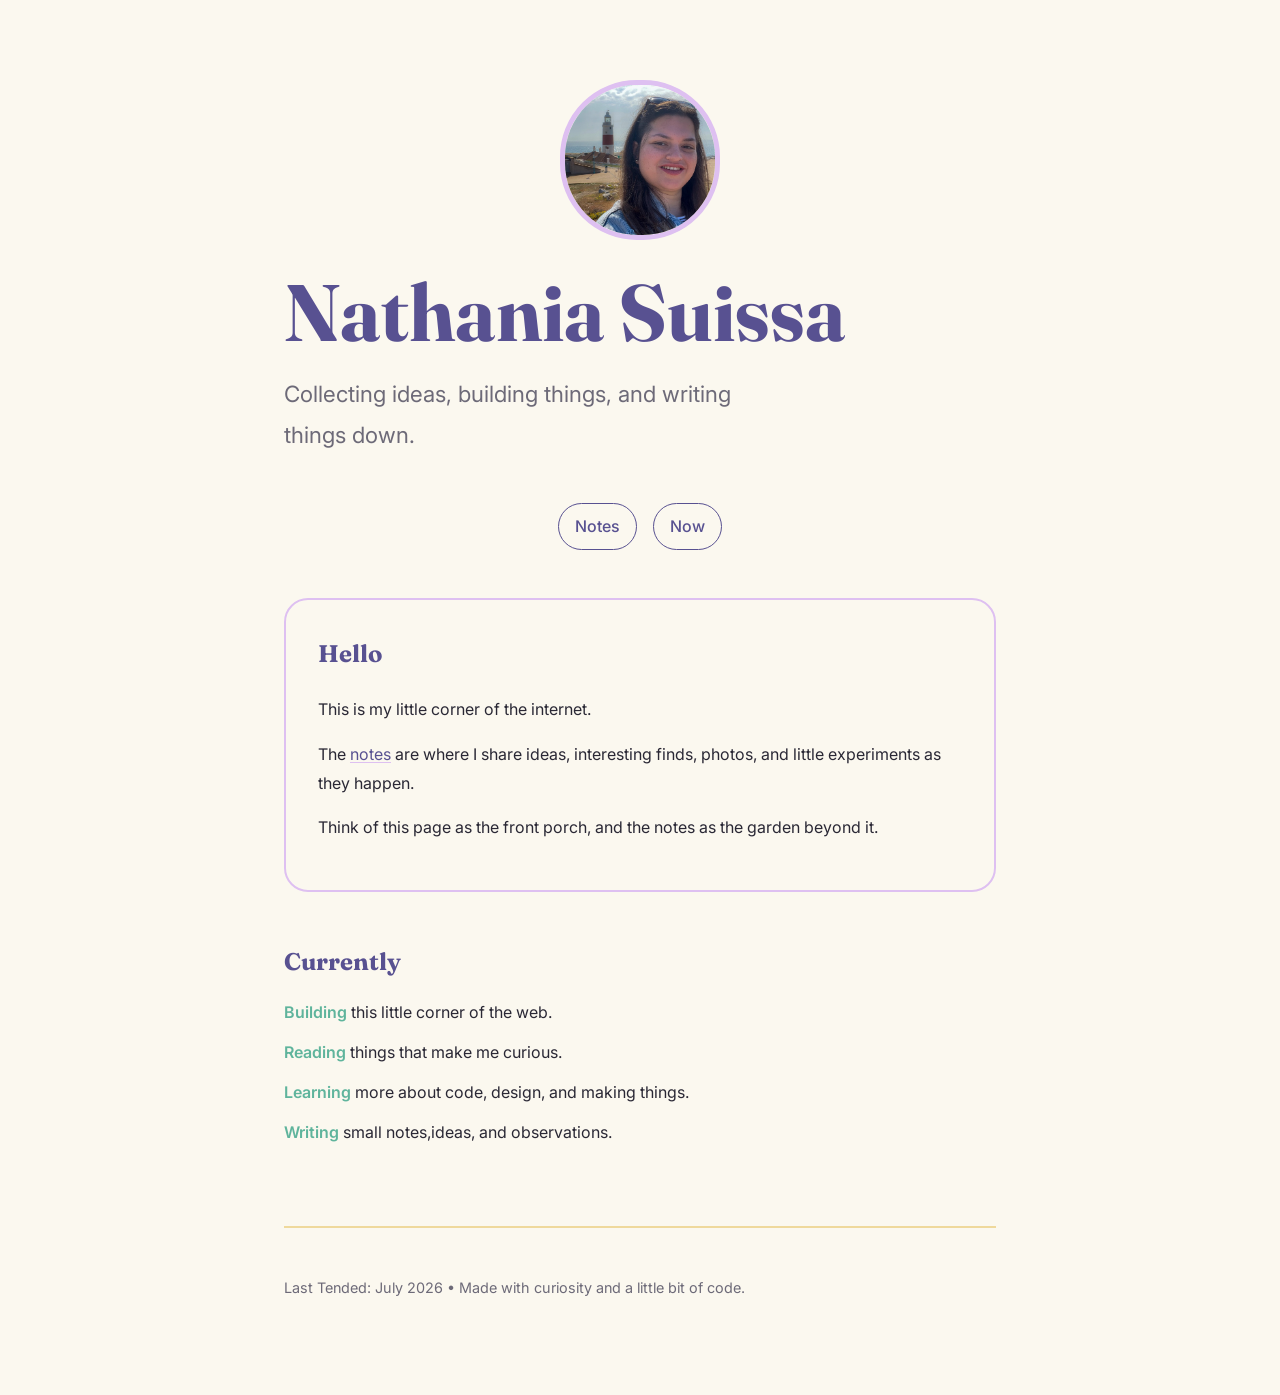
<file: index.html>
<!DOCTYPE html>
<html lang="en">

<head>
    <meta charset="UTF-8">
    <meta name="viewport" content="width=device-width, initial-scale=1.0">
    <meta name="description" content="Nathania Suissa — building things, learning things, and writing things down">
    <link rel="canonical" href="https://nathania-suissa.com/">
    <link rel="stylesheet" href="style.css">
    <title>Nathania Suissa</title>
    <!-- Google Fonts -->
    <link rel="preconnect" href="https://fonts.googleapis.com">
    <link rel="preconnect" href="https://fonts.gstatic.com" crossorigin>
    <link
        href="https://fonts.googleapis.com/css2?family=Fraunces:wght@500;700&family=Inter:wght@400;500;600&display=swap"
        rel="stylesheet">
    <link rel="icon" href="images/favicon.png" type="image/png">
</head>

<body>

    <main class=" container">

        <header>
            <img class="profile-photo" src="images/B55D73BA-E800-40F6-A9EE-D1515486E757.jpeg" alt="Nathania Suissa">
            <h1>
                Nathania Suissa
            </h1>

            <p class="intro">
                Collecting ideas, building things, and writing things down.
            </p>

        </header>

        <nav class="navigation">

            <a href="https://notes.nathania-suissa.com">
                Notes
            </a>

            <a href="/now.html">
                Now
            </a>

        </nav>


        <section class="card">

            <h2>Hello</h2>

            <p>
                This is my little corner of the internet.

            <p>
                The <a href="https://notes.nathania-suissa.com">notes</a> are where I share ideas,
                interesting finds, photos, and little experiments
                as they happen.
            </p>

            <p>
                Think of this page as the front porch,
                and the notes as the garden beyond it.
            </p>
            </p>

        </section>

        <section class="currently">

            <h2>Currently</h2>

            <p>
                <span class="label">Building</span>
                this little corner of the web.
            </p>

            <p>
                <span class="label">Reading</span>
                things that make me curious.
            </p>

            <p>
                <span class="label">Learning</span>
                more about code, design, and making things.
            </p>

            <p>
                <span class="label">Writing</span>
                small notes,ideas, and observations.
            </p>

        </section>


        <footer>

            <p>
                Last Tended: July 2026 • Made with curiosity and a little bit of code.
            </p>

        </footer>

    </main>

</body>

</html>
</file>
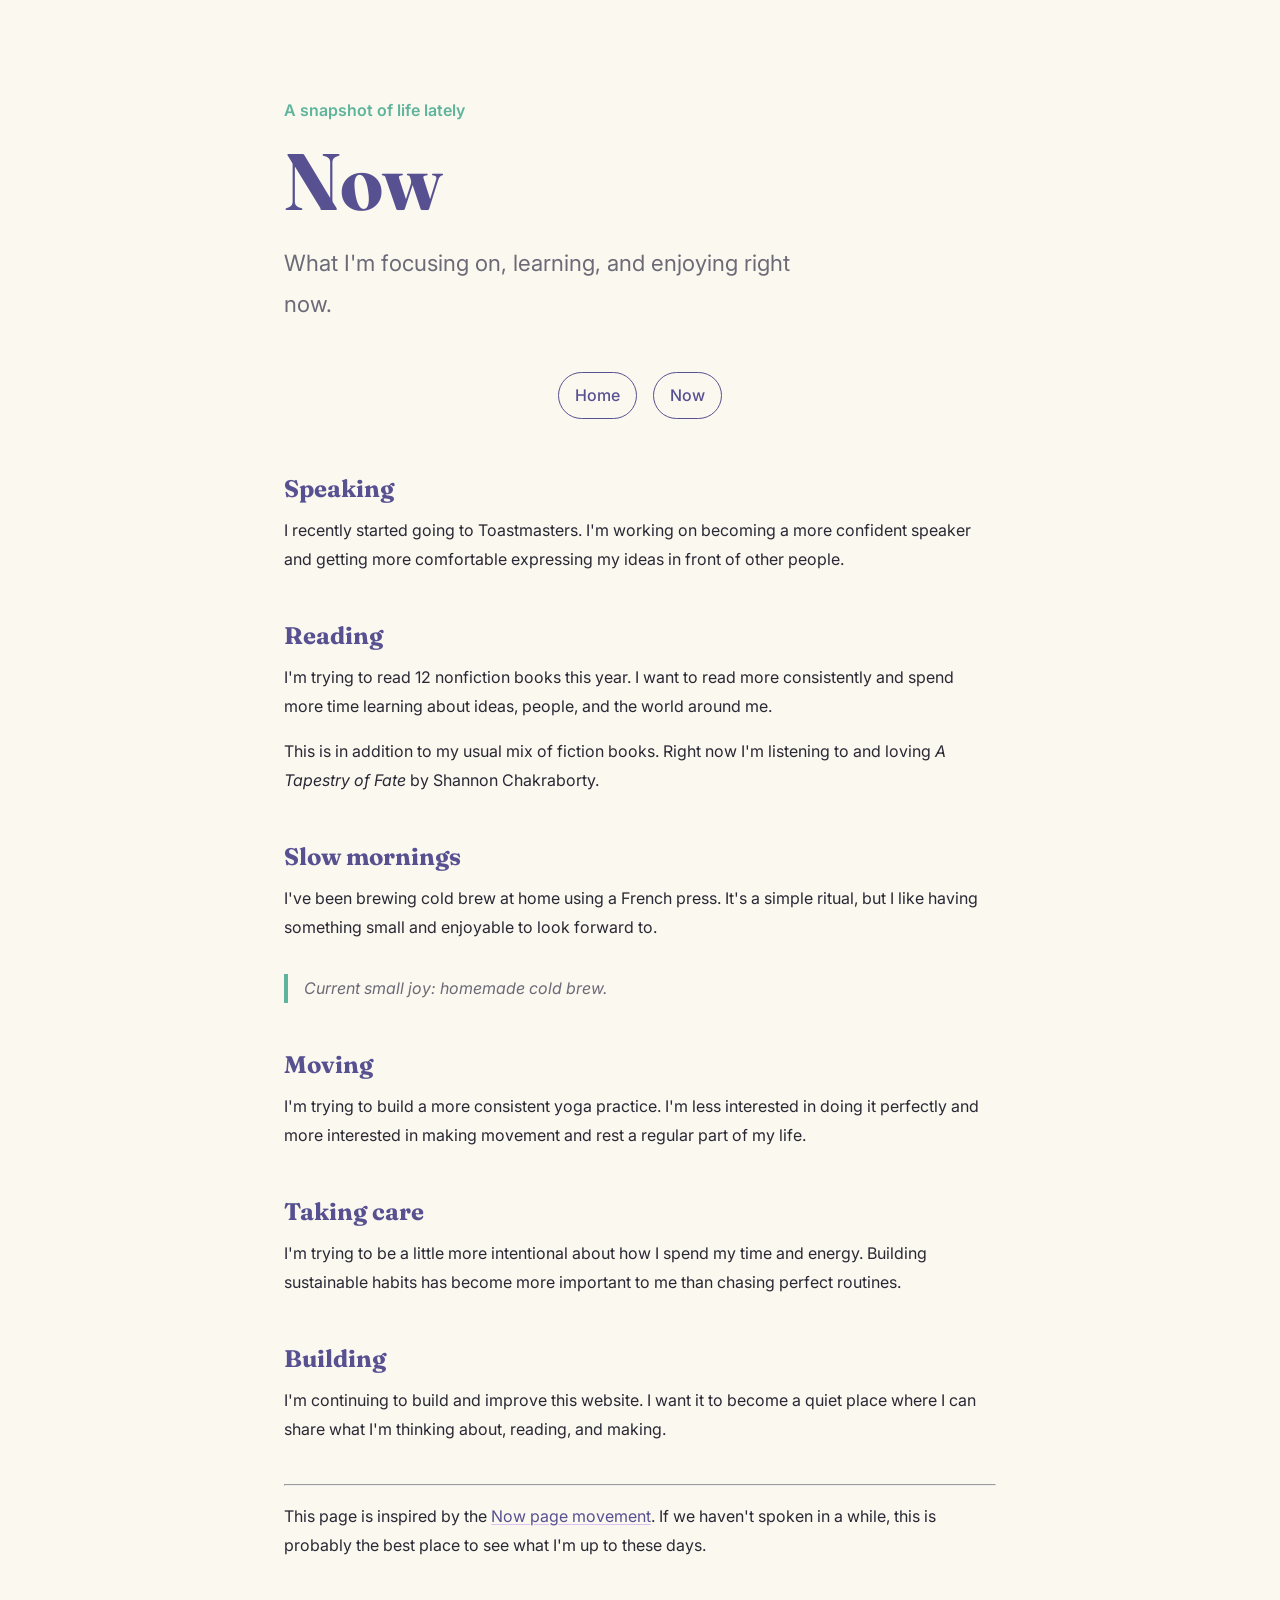
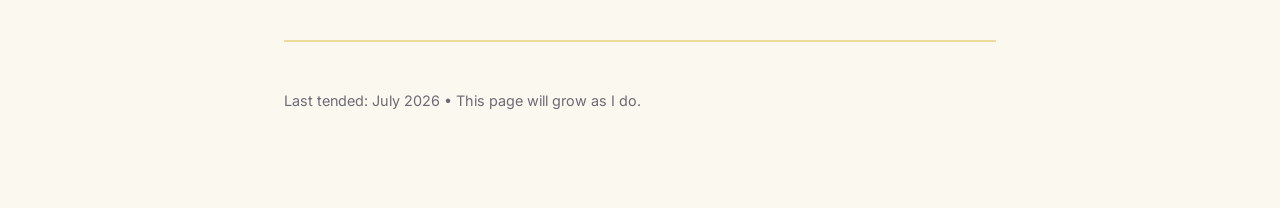
<file: now.html>
<!DOCTYPE html>
<html lang="en">

<head>
    <meta charset="UTF-8">
    <meta name="viewport" content="width=device-width, initial-scale=1.0">

    <meta name="description"
        content="A snapshot of what Nathania Suissa is currently reading, learning, making, and working on.">
    <link rel="stylesheet" href="style.css">
    <link rel="canonical" href="https://nathania-suissa.com/now.html">
    <title>Now | Nathania Suissa</title>
    <!-- Google Fonts -->
    <link rel="preconnect" href="https://fonts.googleapis.com">
    <link rel="preconnect" href="https://fonts.gstatic.com" crossorigin>
    <link
        href="https://fonts.googleapis.com/css2?family=Fraunces:wght@500;700&family=Inter:wght@400;500;600&display=swap"
        rel="stylesheet">
    <link rel="icon" href="images/favicon.png" type="image/png">
</head>

<body>



    <main class="container">

        <header>
            <p class="label">A snapshot of life lately</p>

            <h1>Now</h1>

            <p class="intro">
                What I'm focusing on, learning, and enjoying right now.
            </p>
        </header>

        <nav class="navigation" aria-label="Main navigation">
            <a href="/">Home</a>
            <a href="/now.html" aria-current="page">Now</a>
        </nav>



        <section class="now-section">
            <h2>Speaking</h2>

            <p>
                I recently started going to Toastmasters. I'm working on
                becoming a more confident speaker and getting more comfortable
                expressing my ideas in front of other people.
            </p>
        </section>

        <section class="now-section">
            <h2>Reading</h2>

            <p>
                I'm trying to read 12 nonfiction books this year. I want to
                read more consistently and spend more time learning about ideas,
                people, and the world around me.
            </p>

            <p>This is in addition to my usual mix of fiction books. Right now I'm listening to and loving <i>A Tapestry
                    of Fate</i> by Shannon Chakraborty. </p>
        </section>

        <section class="now-section">
            <h2>Slow mornings</h2>

            <p>
                I've been brewing cold brew at home using a French press.
                It's a simple ritual, but I like having something small and
                enjoyable to look forward to.
            </p>

            <div class="note">
                Current small joy: homemade cold brew.
            </div>
        </section>

        <section class="now-section">
            <h2>Moving</h2>

            <p>
                I'm trying to build a more consistent yoga practice. I'm less
                interested in doing it perfectly and more interested in making
                movement and rest a regular part of my life.
            </p>
        </section>

        <section class="now-section">
            <h2>Taking care</h2>

            <p>
                I'm trying to be a little more intentional about how I spend my time and
                energy. Building sustainable habits has become more important to me than
                chasing perfect routines.
            </p>

        </section>

        <section class="now-section">
            <h2>Building</h2>

            <p>
                I'm continuing to build and improve this website. I want it to
                become a quiet place where I can share what I'm thinking about,
                reading, and making.
            </p>
        </section>

        <hr class="now-divider">

        <p class="muted">
            This page is inspired by the
            <a href="https://nownownow.com/about">Now page movement</a>.
            If we haven't spoken in a while, this is probably the best place to see
            what I'm up to these days.
        </p>

        <footer>
            <p>
                Last tended: July 2026 • This page will grow as I do.
            </p>
        </footer>
    </main>

</body>

</html>
</file>
<file: style.css>
:root {

    --paper: #FBF8EF;
    --gold: #EFD99C;
    --lavender: #DEC0F1;
    --indigo: #585191;
    --teal: #5FB49C;

    --text: #2A2835;
    --muted: #6D6A78;

}


* {
    box-sizing: border-box;
}


body {

    margin: 0;

    background: var(--paper);

    color: var(--text);

    font-family: "Inter", sans-serif;

    line-height: 1.8;

}


.container {

    max-width: 760px;

    margin: auto;

    padding: 5rem 1.5rem;

}

.now-updated {
    display: inline-block;
    background: var(--gold);
    color: var(--text);
    padding: .3rem .75rem;
    border-radius: 999px;
    font-size: .9rem;
    font-weight: 600;
    margin-bottom: 2rem;
}

.now-section {
    margin: 2.5rem 0;
}

.now-section h2 {
    margin-bottom: .4rem;
}

.now-section p {
    margin-top: .4rem;
}

.note {
    border-left: 4px solid var(--teal);
    padding-left: 1rem;
    color: var(--muted);
    font-style: italic;
    margin: 2rem 0;
}

a {
    color: var(--indigo);
    text-decoration-color: var(--lavender);
    text-underline-offset: .15em;
}

a:hover {
    color: var(--teal);
}

/* Profile */

.profile-photo {

    width: 160px;

    height: 160px;

    object-fit: cover;

    border-radius: 48%;

    border: 5px solid var(--lavender);

    display: block;

    margin: 0 auto 2rem;

}


/* Header */

header {

    margin-bottom: 2rem;

}


h1 {

    font-family: "Fraunces", serif;

    color: var(--indigo);

    font-size: clamp(3rem, 8vw, 5rem);

    margin: .8rem 0;

    line-height: 1;

}


.intro {

    font-size: 1.4rem;

    color: var(--muted);

    max-width: 32rem;

}



/* Navigation */

.navigation {

    display: flex;

    justify-content: center;

    gap: 1rem;

    margin: 3rem 0;

    flex-wrap: wrap;

}


.navigation a {

    color: var(--indigo);

    text-decoration: none;

    border: 1.5px solid var(--indigo);

    padding: .5rem 1rem;

    border-radius: 999px;

    transition: .25s;

    font-weight: 500;

}


.navigation a:hover {

    background: var(--teal);

    border-color: var(--teal);

    color: white;

    transform: translateY(-2px);

}



/* Welcome card */

.card {

    background: transparent;
    border: 2px solid var(--lavender);

    padding: 2rem;

    border-radius: 24px;

    margin-bottom: 3rem;

}


.card h2 {

    margin-top: 0;

    font-family: "Fraunces", serif;

    color: var(--indigo);

}



/* Sections */

section {

    margin-bottom: 3rem;

}


section h2 {

    font-family: "Fraunces", serif;

    color: var(--indigo);

}

.label {

    font-family: "Inter", sans-serif;
    font-weight: 600;
    color: var(--teal);


}


/* Currently */

.currently {
    margin-top: 3rem;
}

.currently h2 {
    margin-bottom: 1rem;
}

.currently p {
    margin: 0 0 .8rem;
    line-height: 1.7;
}




/* Lists */

ul {

    padding-left: 1.3rem;

}


li {

    margin-bottom: .75rem;

}



/* Footer */

footer {

    margin-top: 5rem;

    padding-top: 2rem;

    border-top: 2px solid var(--gold);

    color: var(--muted);

    font-size: .9rem;

}
</file>
